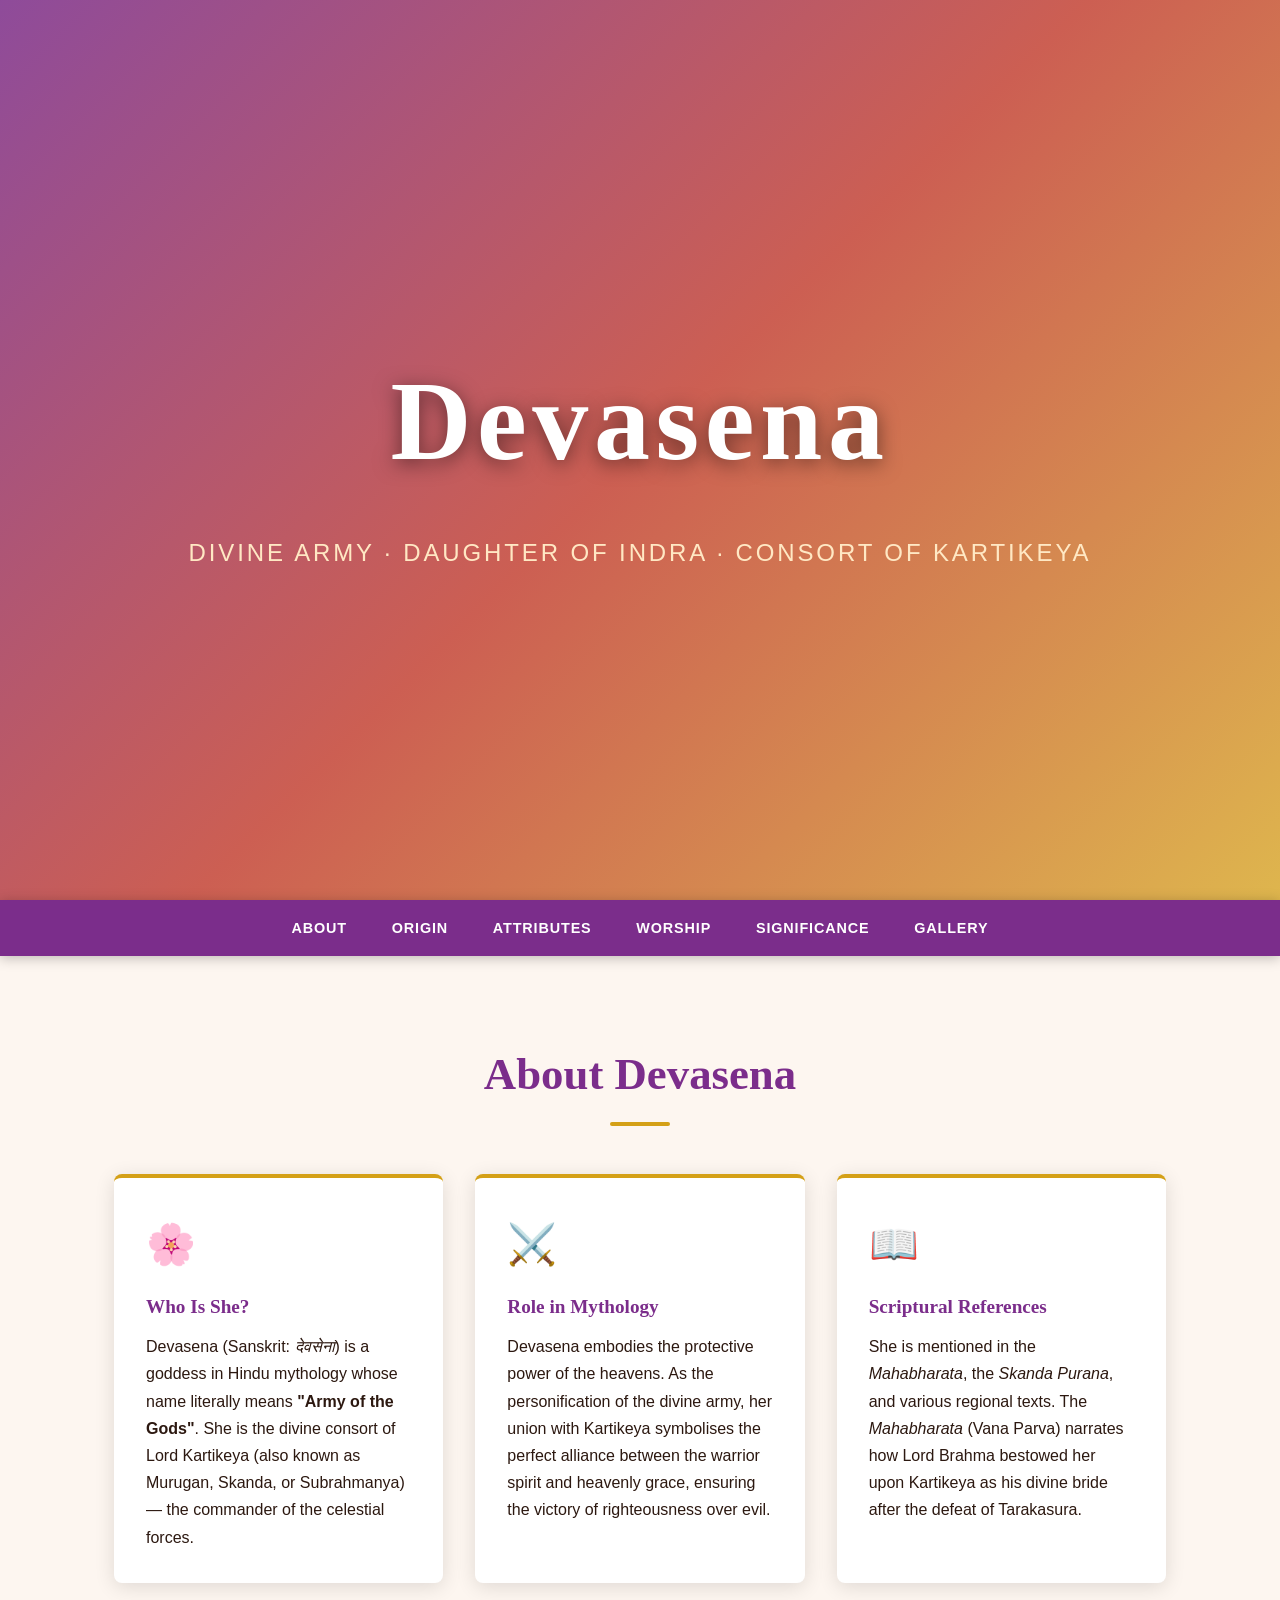
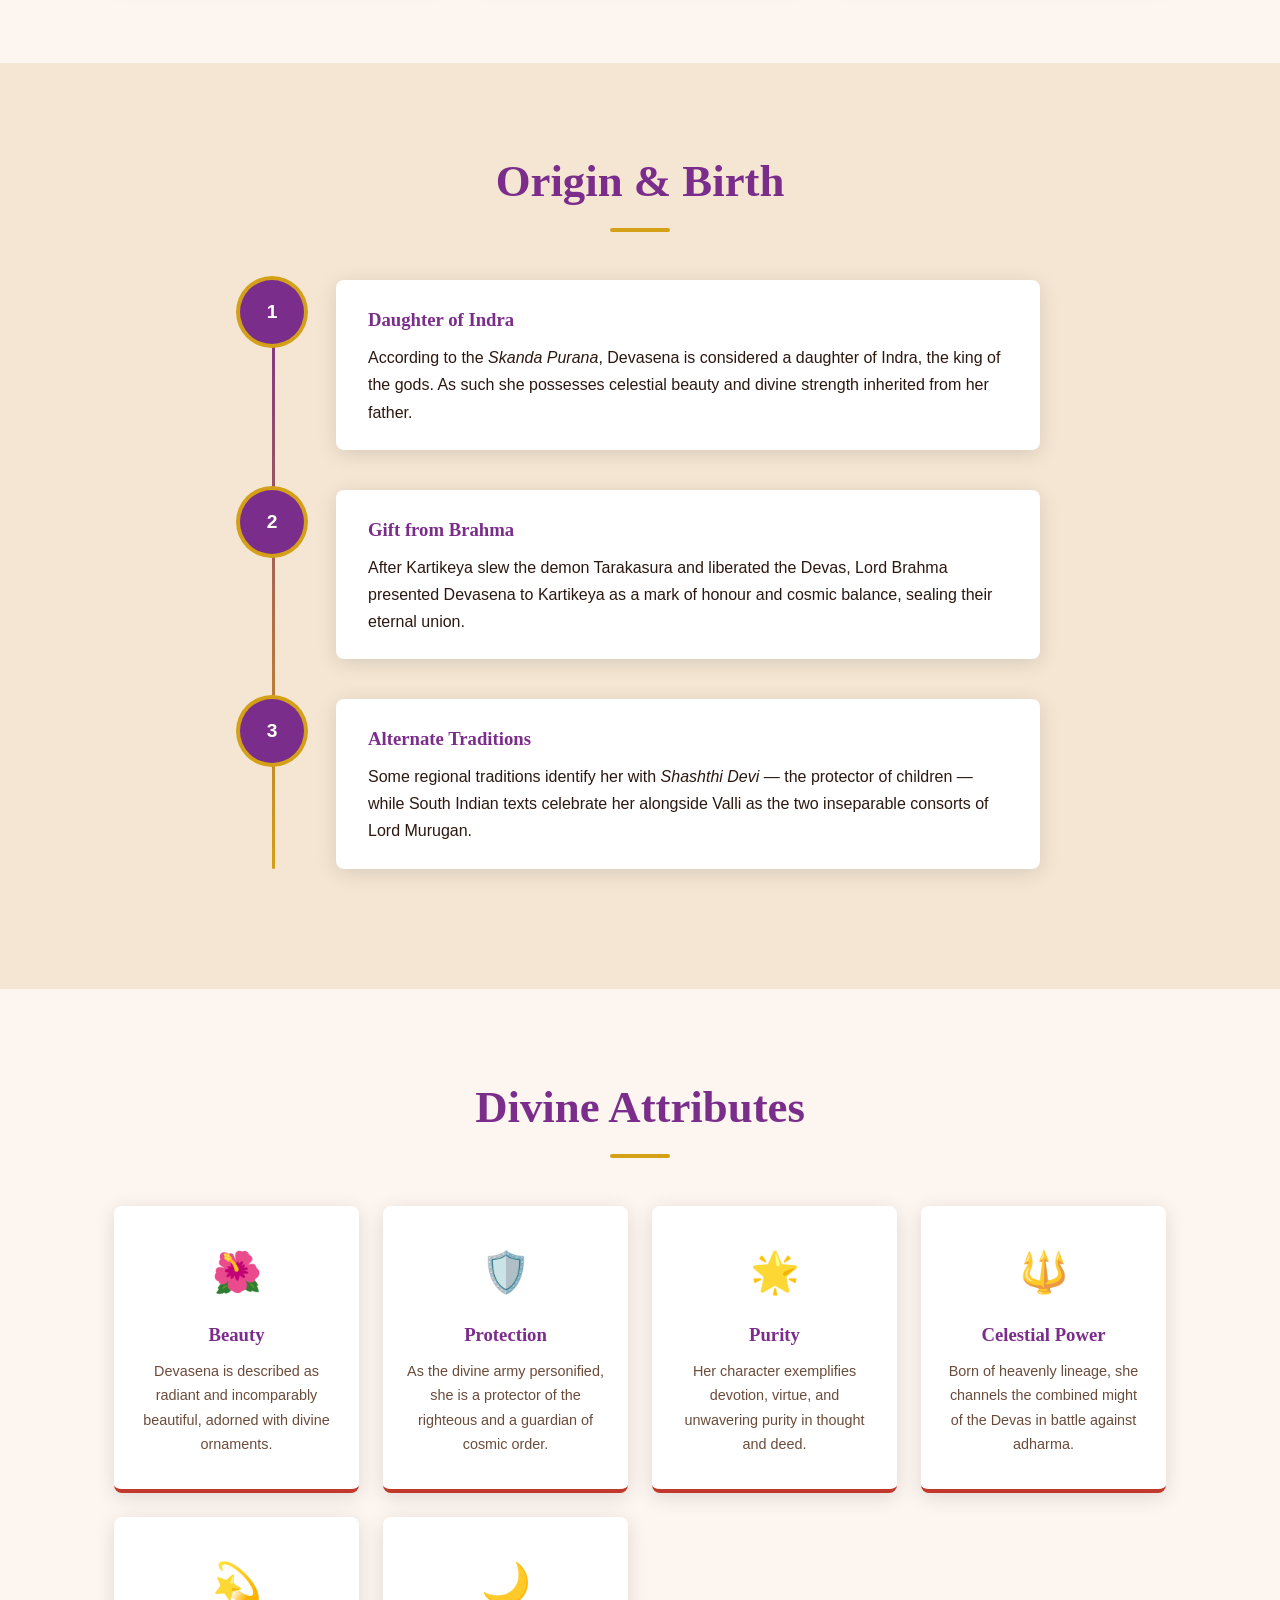
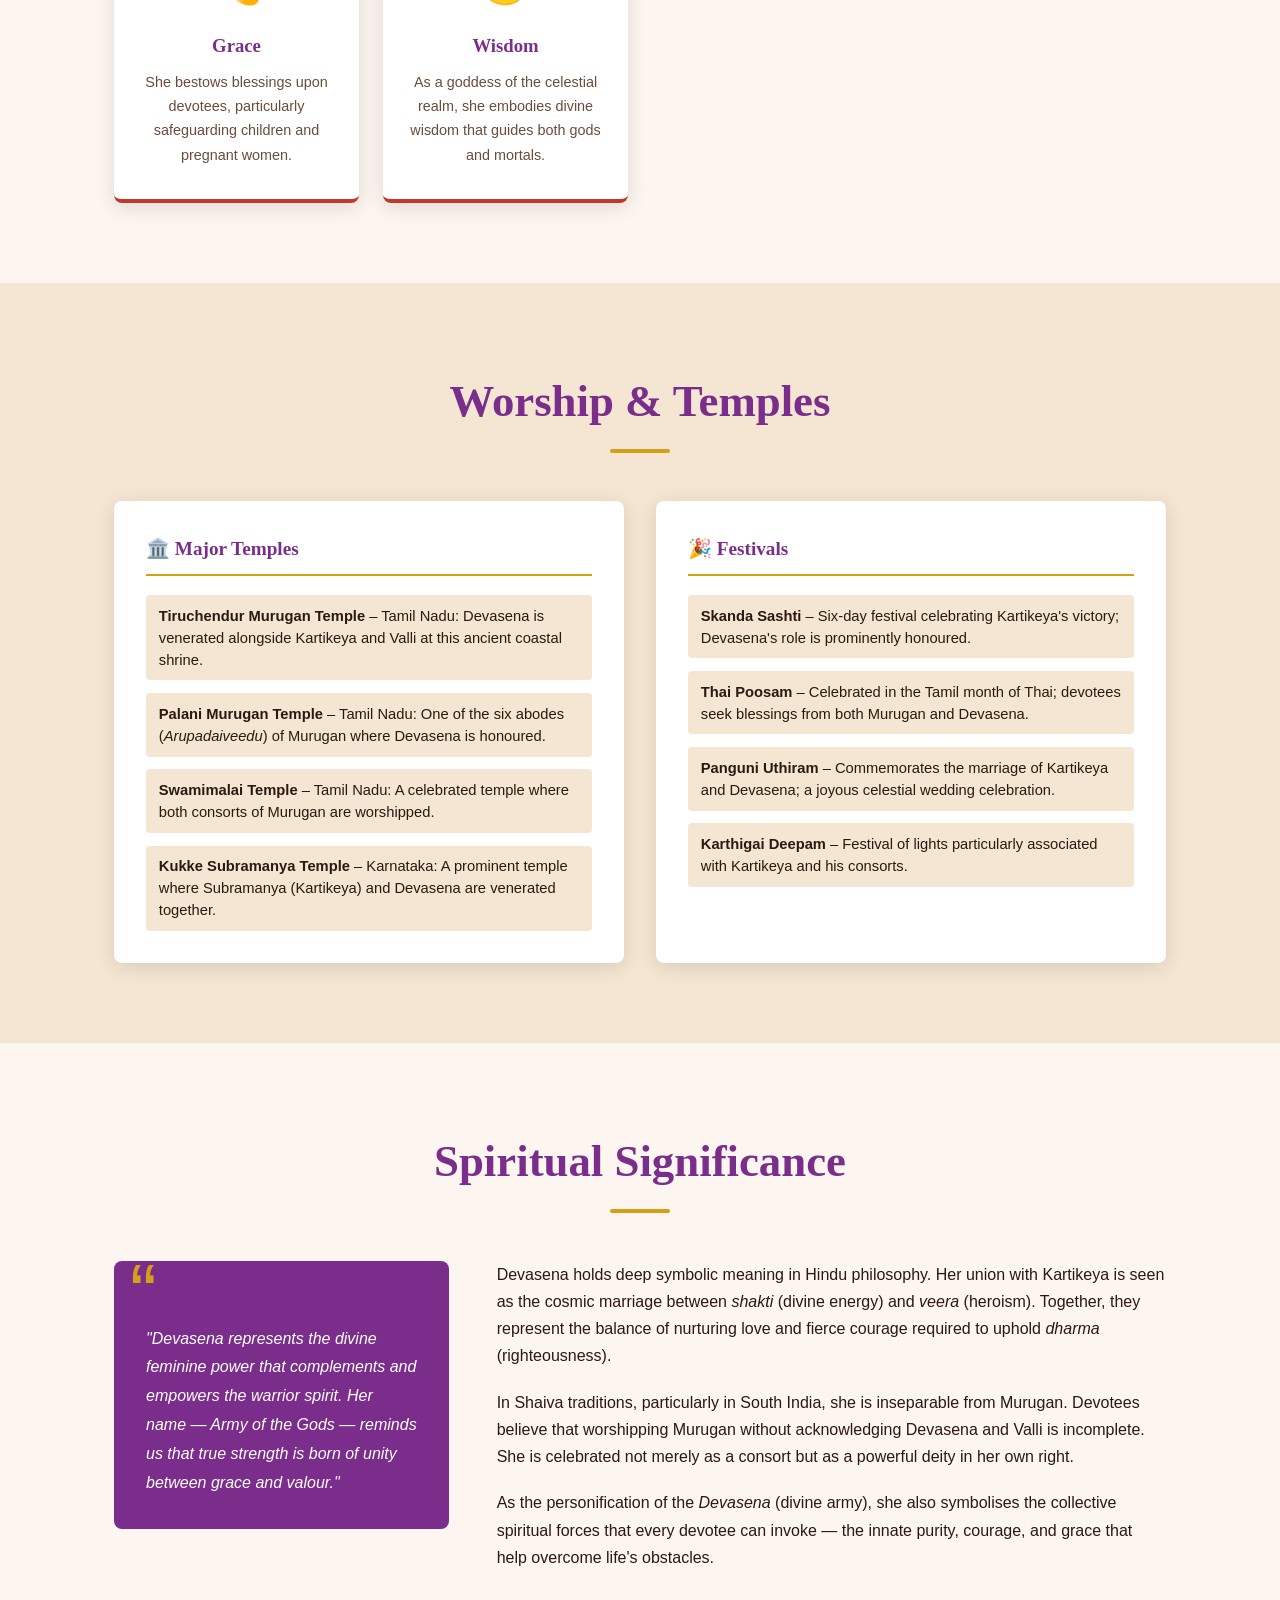
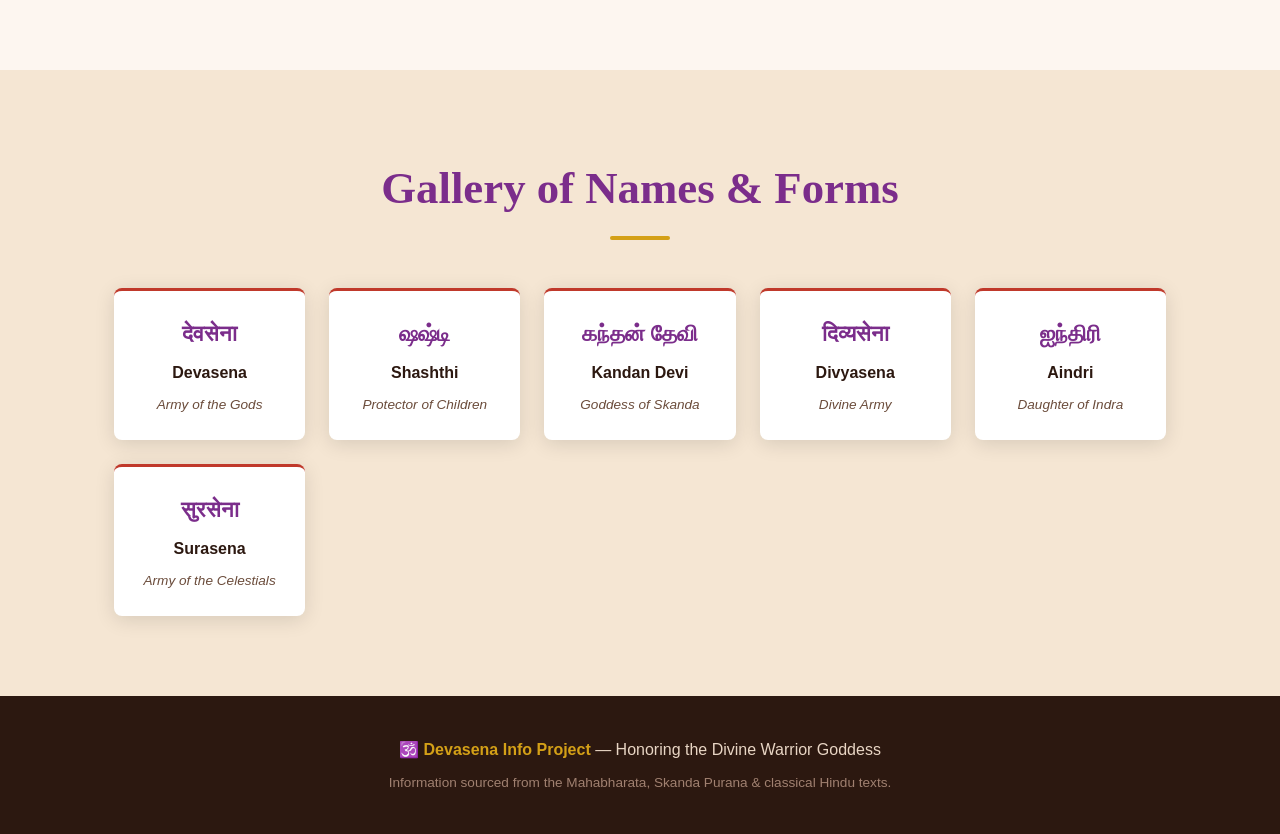
<file: index.html>
<!DOCTYPE html>
<html lang="en">
<head>
  <meta charset="UTF-8" />
  <meta name="viewport" content="width=device-width, initial-scale=1.0" />
  <title>Devasena – Divine Warrior Goddess</title>
  <link rel="stylesheet" href="style.css" />
</head>
<body>

  <!-- ========== HEADER ========== -->
  <header class="hero">
    <div class="hero-overlay">
      <h1 class="hero-title">Devasena</h1>
      <p class="hero-subtitle">Divine Army · Daughter of Indra · Consort of Kartikeya</p>
    </div>
  </header>

  <!-- ========== NAV ========== -->
  <nav class="navbar" id="navbar">
    <ul>
      <li><a href="#about">About</a></li>
      <li><a href="#origin">Origin</a></li>
      <li><a href="#attributes">Attributes</a></li>
      <li><a href="#worship">Worship</a></li>
      <li><a href="#significance">Significance</a></li>
      <li><a href="#gallery">Gallery</a></li>
    </ul>
  </nav>

  <!-- ========== MAIN ========== -->
  <main>

    <!-- About -->
    <section id="about" class="section">
      <div class="container">
        <h2 class="section-title">About Devasena</h2>
        <div class="card-grid">
          <div class="card">
            <span class="card-icon">🌸</span>
            <h3>Who Is She?</h3>
            <p>
              Devasena (Sanskrit: <em>देवसेना</em>) is a goddess in Hindu mythology whose name
              literally means <strong>"Army of the Gods"</strong>. She is the divine consort of
              Lord Kartikeya (also known as Murugan, Skanda, or Subrahmanya) — the commander of
              the celestial forces.
            </p>
          </div>
          <div class="card">
            <span class="card-icon">⚔️</span>
            <h3>Role in Mythology</h3>
            <p>
              Devasena embodies the protective power of the heavens. As the personification of
              the divine army, her union with Kartikeya symbolises the perfect alliance between
              the warrior spirit and heavenly grace, ensuring the victory of righteousness over
              evil.
            </p>
          </div>
          <div class="card">
            <span class="card-icon">📖</span>
            <h3>Scriptural References</h3>
            <p>
              She is mentioned in the <em>Mahabharata</em>, the <em>Skanda Purana</em>, and
              various regional texts. The <em>Mahabharata</em> (Vana Parva) narrates how Lord
              Brahma bestowed her upon Kartikeya as his divine bride after the defeat of
              Tarakasura.
            </p>
          </div>
        </div>
      </div>
    </section>

    <!-- Origin -->
    <section id="origin" class="section section-alt">
      <div class="container">
        <h2 class="section-title">Origin &amp; Birth</h2>
        <div class="timeline">
          <div class="timeline-item">
            <div class="timeline-marker">1</div>
            <div class="timeline-content">
              <h3>Daughter of Indra</h3>
              <p>
                According to the <em>Skanda Purana</em>, Devasena is considered a daughter of
                Indra, the king of the gods. As such she possesses celestial beauty and divine
                strength inherited from her father.
              </p>
            </div>
          </div>
          <div class="timeline-item">
            <div class="timeline-marker">2</div>
            <div class="timeline-content">
              <h3>Gift from Brahma</h3>
              <p>
                After Kartikeya slew the demon Tarakasura and liberated the Devas, Lord Brahma
                presented Devasena to Kartikeya as a mark of honour and cosmic balance, sealing
                their eternal union.
              </p>
            </div>
          </div>
          <div class="timeline-item">
            <div class="timeline-marker">3</div>
            <div class="timeline-content">
              <h3>Alternate Traditions</h3>
              <p>
                Some regional traditions identify her with <em>Shashthi Devi</em> — the
                protector of children — while South Indian texts celebrate her alongside
                Valli as the two inseparable consorts of Lord Murugan.
              </p>
            </div>
          </div>
        </div>
      </div>
    </section>

    <!-- Attributes -->
    <section id="attributes" class="section">
      <div class="container">
        <h2 class="section-title">Divine Attributes</h2>
        <div class="attributes-grid">
          <div class="attribute-item">
            <div class="attribute-icon">🌺</div>
            <h3>Beauty</h3>
            <p>Devasena is described as radiant and incomparably beautiful, adorned with divine ornaments.</p>
          </div>
          <div class="attribute-item">
            <div class="attribute-icon">🛡️</div>
            <h3>Protection</h3>
            <p>As the divine army personified, she is a protector of the righteous and a guardian of cosmic order.</p>
          </div>
          <div class="attribute-item">
            <div class="attribute-icon">🌟</div>
            <h3>Purity</h3>
            <p>Her character exemplifies devotion, virtue, and unwavering purity in thought and deed.</p>
          </div>
          <div class="attribute-item">
            <div class="attribute-icon">🔱</div>
            <h3>Celestial Power</h3>
            <p>Born of heavenly lineage, she channels the combined might of the Devas in battle against adharma.</p>
          </div>
          <div class="attribute-item">
            <div class="attribute-icon">💫</div>
            <h3>Grace</h3>
            <p>She bestows blessings upon devotees, particularly safeguarding children and pregnant women.</p>
          </div>
          <div class="attribute-item">
            <div class="attribute-icon">🌙</div>
            <h3>Wisdom</h3>
            <p>As a goddess of the celestial realm, she embodies divine wisdom that guides both gods and mortals.</p>
          </div>
        </div>
      </div>
    </section>

    <!-- Worship -->
    <section id="worship" class="section section-alt">
      <div class="container">
        <h2 class="section-title">Worship &amp; Temples</h2>
        <div class="worship-grid">
          <div class="worship-card">
            <h3>🏛️ Major Temples</h3>
            <ul>
              <li><strong>Tiruchendur Murugan Temple</strong> – Tamil Nadu: Devasena is venerated alongside Kartikeya and Valli at this ancient coastal shrine.</li>
              <li><strong>Palani Murugan Temple</strong> – Tamil Nadu: One of the six abodes (<em>Arupadaiveedu</em>) of Murugan where Devasena is honoured.</li>
              <li><strong>Swamimalai Temple</strong> – Tamil Nadu: A celebrated temple where both consorts of Murugan are worshipped.</li>
              <li><strong>Kukke Subramanya Temple</strong> – Karnataka: A prominent temple where Subramanya (Kartikeya) and Devasena are venerated together.</li>
            </ul>
          </div>
          <div class="worship-card">
            <h3>🎉 Festivals</h3>
            <ul>
              <li><strong>Skanda Sashti</strong> – Six-day festival celebrating Kartikeya's victory; Devasena's role is prominently honoured.</li>
              <li><strong>Thai Poosam</strong> – Celebrated in the Tamil month of Thai; devotees seek blessings from both Murugan and Devasena.</li>
              <li><strong>Panguni Uthiram</strong> – Commemorates the marriage of Kartikeya and Devasena; a joyous celestial wedding celebration.</li>
              <li><strong>Karthigai Deepam</strong> – Festival of lights particularly associated with Kartikeya and his consorts.</li>
            </ul>
          </div>
        </div>
      </div>
    </section>

    <!-- Significance -->
    <section id="significance" class="section">
      <div class="container">
        <h2 class="section-title">Spiritual Significance</h2>
        <div class="significance-block">
          <div class="quote-box">
            <blockquote>
              "Devasena represents the divine feminine power that complements and empowers the
              warrior spirit. Her name — <em>Army of the Gods</em> — reminds us that true
              strength is born of unity between grace and valour."
            </blockquote>
          </div>
          <div class="significance-text">
            <p>
              Devasena holds deep symbolic meaning in Hindu philosophy. Her union with Kartikeya
              is seen as the cosmic marriage between <em>shakti</em> (divine energy) and
              <em>veera</em> (heroism). Together, they represent the balance of nurturing
              love and fierce courage required to uphold <em>dharma</em> (righteousness).
            </p>
            <p>
              In Shaiva traditions, particularly in South India, she is inseparable from Murugan.
              Devotees believe that worshipping Murugan without acknowledging Devasena and Valli
              is incomplete. She is celebrated not merely as a consort but as a powerful deity
              in her own right.
            </p>
            <p>
              As the personification of the <em>Devasena</em> (divine army), she also
              symbolises the collective spiritual forces that every devotee can invoke — the
              innate purity, courage, and grace that help overcome life's obstacles.
            </p>
          </div>
        </div>
      </div>
    </section>

    <!-- Gallery -->
    <section id="gallery" class="section section-alt">
      <div class="container">
        <h2 class="section-title">Gallery of Names &amp; Forms</h2>
        <div class="names-grid">
          <div class="name-card">
            <span class="name-sanskrit">देवसेना</span>
            <span class="name-english">Devasena</span>
            <span class="name-meaning">Army of the Gods</span>
          </div>
          <div class="name-card">
            <span class="name-sanskrit">ஷஷ்டி</span>
            <span class="name-english">Shashthi</span>
            <span class="name-meaning">Protector of Children</span>
          </div>
          <div class="name-card">
            <span class="name-sanskrit">கந்தன் தேவி</span>
            <span class="name-english">Kandan Devi</span>
            <span class="name-meaning">Goddess of Skanda</span>
          </div>
          <div class="name-card">
            <span class="name-sanskrit">दिव्यसेना</span>
            <span class="name-english">Divyasena</span>
            <span class="name-meaning">Divine Army</span>
          </div>
          <div class="name-card">
            <span class="name-sanskrit">ஐந்திரி</span>
            <span class="name-english">Aindri</span>
            <span class="name-meaning">Daughter of Indra</span>
          </div>
          <div class="name-card">
            <span class="name-sanskrit">सुरसेना</span>
            <span class="name-english">Surasena</span>
            <span class="name-meaning">Army of the Celestials</span>
          </div>
        </div>
      </div>
    </section>

  </main>

  <!-- ========== FOOTER ========== -->
  <footer class="footer">
    <div class="container">
      <p>🕉️ <strong>Devasena Info Project</strong> — Honoring the Divine Warrior Goddess</p>
      <p class="footer-sub">Information sourced from the Mahabharata, Skanda Purana &amp; classical Hindu texts.</p>
    </div>
  </footer>

  <script src="script.js"></script>
</body>
</html>
</file>
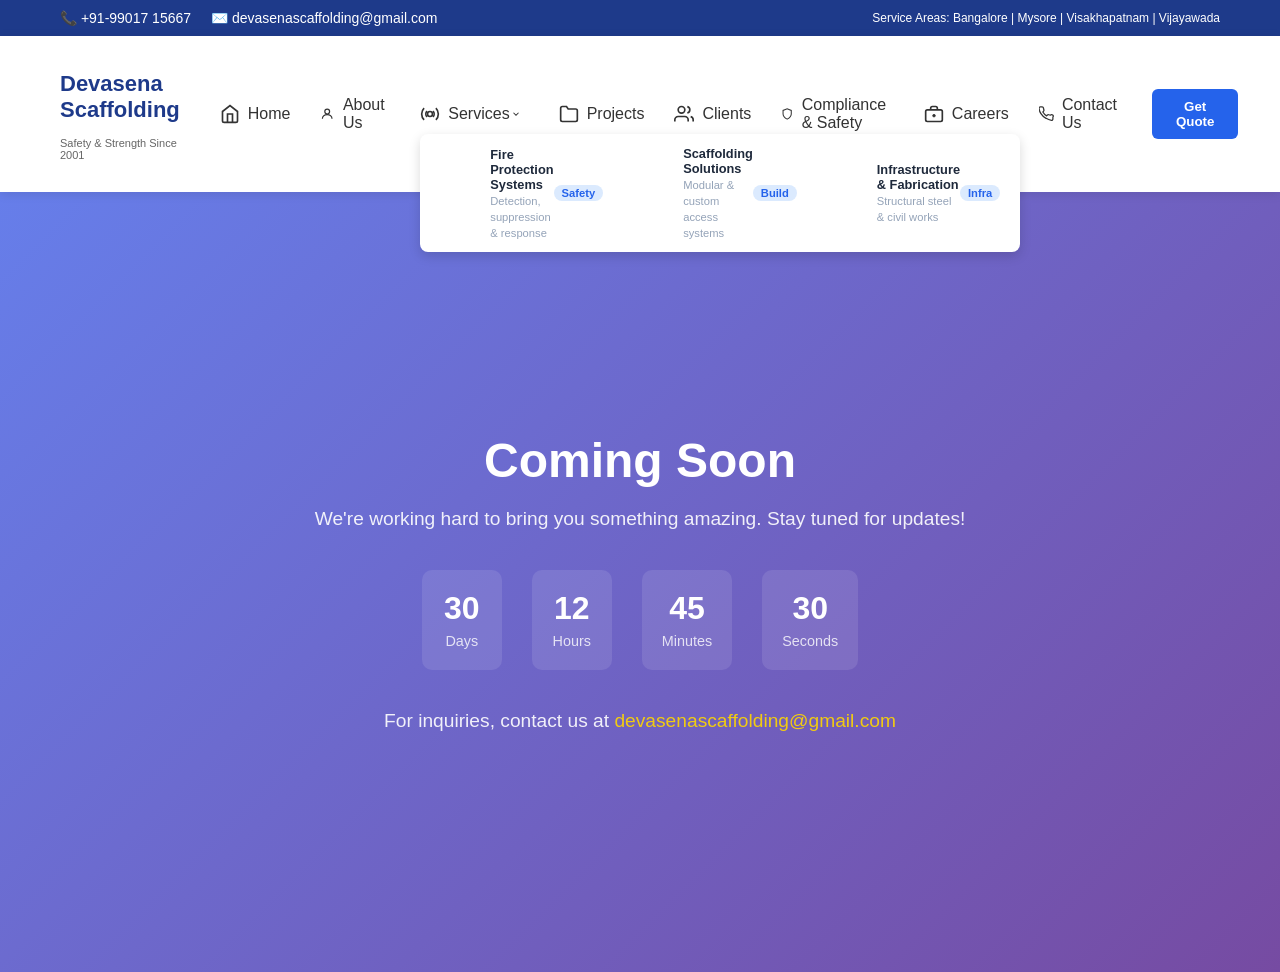
<file: ComingSoon.html>
<!DOCTYPE html>
<html lang="en">

<head>
    <meta charset="UTF-8">
    <meta name="viewport" content="width=device-width, initial-scale=1.0">
    <title>Deva Sena - Coming Soon</title>
    <style>
        /* Top Bar */
        .top-bar {
            background: #1e3a8a;
            color: white;
            padding: 10px 0;
            font-size: 14px;
        }

        .top-bar .container {
            display: flex;
            justify-content: space-between;
            align-items: center;
            max-width: 1200px;
            margin: 0 auto;
            padding: 0 20px;
        }

        .top-bar-left {
            display: flex;
            gap: 20px;
        }

        .top-bar-right {
            font-size: 12px;
        }

        /* Header */
        header {
            background: white;
            box-shadow: 0 2px 10px rgba(0, 0, 0, 0.1);
            position: sticky;
            top: 0;
            z-index: 1000;
        }

        .header-content {
            max-width: 1200px;
            margin: 0 auto;
            padding: 20px;
            display: flex;
            justify-content: space-between;
            align-items: center;
        }

        .logo {
            display: flex;
            align-items: center;
            gap: 15px;
        }

        .logo-icon {
            width: 50px;
            height: 50px;
            background: #2563eb;
            border-radius: 8px;
            display: flex;
            align-items: center;
            justify-content: center;
            color: white;
            font-weight: bold;
            font-size: 20px;
        }

        .logo-text h1 {
            font-size: 22px;
            color: #1e3a8a;
        }

        .logo-text p {
            font-size: 11px;
            color: #666;
        }

        /* Navigation */
        .navD .navD-bottom ul {
            display: flex;
            list-style: none;
            gap: 30px;
            align-items: center;
        }

        .navD li {
            position: relative;
        }

        .navD a {
            text-decoration: none;
            color: #333;
            font-weight: 500;
            transition: color 0.3s;
            display: flex;
            align-items: center;
        }

        .navD a:hover {
            color: #2563eb;
        }

        .navD-icon {
            width: 20px;
            height: 20px;
            margin-right: 8px;
        }

        .subD {
            display: none;
            position: absolute;
            background: white;
            box-shadow: 0 4px 12px rgba(0, 0, 0, 0.15);
            border-radius: 8px;
            min-width: 300px;
            top: 100%;
            margin-top: 10px;
            z-index: 1000;
            left: 0;
        }

        .navD li:hover .subD {
            display: block;
        }

        .subD li {
            list-style: none;
        }

        .subD a {
            display: flex;
            align-items: center;
            padding: 12px 20px;
            color: #333;
            font-size: 14px;
        }

        .subD a:hover {
            background: #f3f4f6;
        }

        .subD-icon-wrap {
            margin-right: 10px;
        }

        .pill {
            margin-left: auto;
            background: #dbeafe;
            color: #2563eb;
            padding: 2px 8px;
            border-radius: 12px;
            font-size: 0.7rem;
            font-weight: 600;
        }

        .cta-button {
            background: #2563eb;
            color: white;
            padding: 10px 24px;
            border-radius: 6px;
            border: none;
            cursor: pointer;
            font-weight: 600;
            transition: background 0.3s;
        }

        .cta-button:hover {
            background: #1d4ed8;
        }

        /* Mobile Menu */
        .mobile-menu-btn {
            display: none;
            background: none;
            border: none;
            font-size: 28px;
            cursor: pointer;
        }

        .mobile-nav {
            display: none;
            background: white;
            padding: 20px;
            border-top: 1px solid #e5e7eb;
        }

        .mobile-nav.active {
            display: block;
        }

        .mobile-nav a {
            display: block;
            padding: 12px 0;
            color: #333;
            text-decoration: none;
            border-bottom: 1px solid #f3f4f6;
        }

        /* Responsive */
        @media (max-width: 768px) {
            .top-bar-right {
                display: none;
            }

            .navD {
                display: none;
            }

            .mobile-menu-btn {
                display: block;
            }
        }

        /* --- Merged from css/style.css --- */
        :root{--bg:#f8f9fb;--accent:#0066cc;--text:#222}
        *{box-sizing:border-box}
        html,body{height:100%}
        body{margin:0;font-family:Segoe UI, Roboto, Arial, sans-serif;background:var(--bg);color:var(--text)}
        .container{max-width:980px;margin:0 auto;padding:24px}
        .site-header{background:#fff;border-bottom:1px solid #e6e9ef;padding:18px 0}
        .site-header h1{margin:0;color:var(--accent)}
        .site-footer{padding:16px 0;text-align:center;color:#666}

        .logo-image {
            width: 50px;
            height: 50px;
            border-radius: 8px;
            object-fit: cover;
        }

        .coming-soon {
            min-height: calc(100vh - 120px);
            display: flex;
            align-items: center;
            justify-content: center;
            background: linear-gradient(135deg, #667eea 0%, #764ba2 100%);
            color: white;
            text-align: center;
            padding: 40px 20px;
        }

        .coming-soon-content h1 {
            font-size: 3rem;
            margin-bottom: 20px;
            font-weight: bold;
        }

        .coming-soon-content p {
            font-size: 1.2rem;
            margin-bottom: 40px;
            opacity: 0.9;
        }

        .countdown {
            display: flex;
            justify-content: center;
            gap: 30px;
            margin-bottom: 40px;
            flex-wrap: wrap;
        }

        .countdown-item {
            background: rgba(255, 255, 255, 0.1);
            padding: 20px;
            border-radius: 10px;
            min-width: 80px;
        }

        .countdown-item .number {
            display: block;
            font-size: 2rem;
            font-weight: bold;
            margin-bottom: 5px;
        }

        .countdown-item .label {
            font-size: 0.9rem;
            opacity: 0.8;
        }

        .contact-info {
            font-size: 1rem;
        }

        .contact-info a {
            color: #ffd700;
            text-decoration: none;
        }

        .contact-info a:hover {
            text-decoration: underline;
        }

        @media (max-width: 768px) {
            .coming-soon-content h1 {
                font-size: 2rem;
            }

            .countdown {
                gap: 15px;
            }

            .countdown-item {
                padding: 15px;
                min-width: 60px;
            }

            .countdown-item .number {
                font-size: 1.5rem;
            }
        }
    </style>
</head>

<body>
    <!-- Top Bar -->
    <div class="top-bar">
        <div class="container">
            <div class="top-bar-left">
                <span>📞 +91-99017 15667</span>
                <span>✉️ devasenascaffolding@gmail.com</span>
            </div>
            <div class="top-bar-right">
                Service Areas: Bangalore | Mysore | Visakhapatnam | Vijayawada
            </div>
        </div>
    </div>

    <!-- Header -->
    <header>
        <div class="header-content">
            <div class="logo">
                <div class="logo-text">
                    <h1>Devasena Scaffolding</h1>
                    <p>Safety & Strength Since 2001</p>
                </div>
            </div>

            <nav class="navD">
              <div class="navD-bottom">
                <ul>
                  <li>
                    <a href="../DevasenaInfra/Devasena/Index.html">
                      <svg class="navD-icon" fill="none" stroke="currentColor" stroke-width="2" viewBox="0 0 24 24"><path d="M3 9l9-7 9 7v11a2 2 0 01-2 2H5a2 2 0 01-2-2z"/><polyline points="9 22 9 12 15 12 15 22"/></svg>
                      Home
                    </a>
                  </li>
                  <li>
                    <a href="../DevasenaInfra/Devasena/about-us.html">
                      <svg class="navD-icon" fill="none" stroke="currentColor" stroke-width="2" viewBox="0 0 24 24"><circle cx="12" cy="8" r="4"/><path d="M4 20c0-4 3.6-7 8-7s8 3 8 7"/></svg>
                      About Us
                    </a>
                  </li>
                  <li>
                    <a href="../DevasenaInfra/Devasena/services.html">
                      <svg class="navD-icon" fill="none" stroke="currentColor" stroke-width="2" viewBox="0 0 24 24"><circle cx="12" cy="12" r="3"/><path d="M19.07 4.93a10 10 0 010 14.14M4.93 4.93a10 10 0 000 14.14"/><path d="M15.54 8.46a5 5 0 010 7.07M8.46 8.46a5 5 0 000 7.07"/></svg>
                      Services
                      <svg class="navD-icon" style="width:10px;height:10px;margin-left:1px" fill="none" stroke="currentColor" stroke-width="2.5" viewBox="0 0 24 24"><polyline points="6 9 12 15 18 9"/></svg>
                    </a>
                    <ul class="subD">
                      <li>
                        <a href="../DevasenaInfra/Devasena/services/fire-protection.html">
                          <span class="subD-icon-wrap">
                            <svg fill="none" stroke="currentColor" stroke-width="2" viewBox="0 0 24 24"><path d="M12 2C6.48 2 2 6.48 2 12s4.48 10 10 10 10-4.48 10-10S17.52 2 12 2z" stroke-dasharray="0"/><path d="M12 6v6l4 2"/><path d="M8.5 14.5l-1.5 3M15.5 14.5l1.5 3" stroke-linecap="round"/><path d="M5 9c1-2 3-4 7-4s6 2 7 4" stroke-linecap="round"/><path d="M3 13h18" stroke-linecap="round" opacity=".4"/></svg>
                          </span>
                          <span>
                            <span style="display:block;font-weight:600;color:#1e293b;font-size:0.8rem">Fire Protection Systems</span>
                            <span style="font-size:0.7rem;color:#94a3b8">Detection, suppression &amp; response</span>
                          </span>
                          <span class="pill">Safety</span>
                        </a>
                      </li>
                      <li>
                        <a href="../DevasenaInfra/Devasena/services/scaffolding-solutions.html">
                          <span class="subD-icon-wrap">
                            <svg fill="none" stroke="currentColor" stroke-width="2" viewBox="0 0 24 24"><rect x="3" y="3" width="18" height="4" rx="1"/><rect x="3" y="10" width="18" height="4" rx="1"/><rect x="3" y="17" width="18" height="4" rx="1"/><line x1="7" y1="3" x2="7" y2="21"/><line x1="17" y1="3" x2="17" y2="21"/></svg>
                          </span>
                          <span>
                            <span style="display:block;font-weight:600;color:#1e293b;font-size:0.8rem">Scaffolding Solutions</span>
                            <span style="font-size:0.7rem;color:#94a3b8">Modular &amp; custom access systems</span>
                          </span>
                          <span class="pill">Build</span>
                        </a>
                      </li>
                      <li>
                        <a href="../DevasenaInfra/Devasena/services/infrastructure-fabrication.html">
                          <span class="subD-icon-wrap">
                            <svg fill="none" stroke="currentColor" stroke-width="2" viewBox="0 0 24 24"><polygon points="12 2 2 7 12 12 22 7 12 2"/><polyline points="2 17 12 22 22 17"/><polyline points="2 12 12 17 22 12"/></svg>
                          </span>
                          <span>
                            <span style="display:block;font-weight:600;color:#1e293b;font-size:0.8rem">Infrastructure &amp; Fabrication</span>
                            <span style="font-size:0.7rem;color:#94a3b8">Structural steel &amp; civil works</span>
                          </span>
                          <span class="pill">Infra</span>
                        </a>
                      </li>
                    </ul>
                  </li>
                  <li>
                    <a href="../DevasenaInfra/Devasena/projects.html">
                      <svg class="navD-icon" fill="none" stroke="currentColor" stroke-width="2" viewBox="0 0 24 24"><path d="M22 19a2 2 0 01-2 2H4a2 2 0 01-2-2V5a2 2 0 012-2h5l2 3h9a2 2 0 012 2z"/></svg>
                      Projects
                    </a>
                  </li>
                  <li>
                    <a href="../DevasenaInfra/Devasena/clients.html">
                      <svg class="navD-icon" fill="none" stroke="currentColor" stroke-width="2" viewBox="0 0 24 24"><path d="M17 21v-2a4 4 0 00-4-4H5a4 4 0 00-4 4v2"/><circle cx="9" cy="7" r="4"/><path d="M23 21v-2a4 4 0 00-3-3.87"/><path d="M16 3.13a4 4 0 010 7.75"/></svg>
                      Clients
                    </a>
                  </li>
                  <li>
                    <a href="../DevasenaInfra/Devasena/compliance-safety.html">
                      <svg class="navD-icon" fill="none" stroke="currentColor" stroke-width="2" viewBox="0 0 24 24"><path d="M12 22s8-4 8-10V5l-8-3-8 3v7c0 6 8 10 8 10z"/></svg>
                      Compliance &amp; Safety
                    </a>
                  </li>
                  <li>
                    <a href="../DevasenaInfra/Devasena/careers.html">
                      <svg class="navD-icon" fill="none" stroke="currentColor" stroke-width="2" viewBox="0 0 24 24"><rect x="2" y="7" width="20" height="14" rx="2"/><path d="M16 7V5a2 2 0 00-2-2h-4a2 2 0 00-2 2v2"/><line x1="12" y1="12" x2="12" y2="16"/><line x1="10" y1="14" x2="14" y2="14"/></svg>
                      Careers
                    </a>
                  </li>
                  <li>
                    <a href="../DevasenaInfra/Devasena/contact.html">
                      <svg class="navD-icon" fill="none" stroke="currentColor" stroke-width="2" viewBox="0 0 24 24"><path d="M22 16.92v3a2 2 0 01-2.18 2 19.79 19.79 0 01-8.63-3.07A19.5 19.5 0 013.07 11.5 19.79 19.79 0 01.02 2.9 2 2 0 012 .72h3a2 2 0 012 1.72c.127.96.361 1.903.7 2.81a2 2 0 01-.45 2.11L6.09 8.91a16 16 0 006 6l1.27-1.27a2 2 0 012.11-.45c.907.339 1.85.573 2.81.7A2 2 0 0122 16.92z"/></svg>
                      Contact Us
                    </a>
                  </li>
                  <li><button class="cta-button">Get Quote</button></li>
                </ul>
              </div>
            </nav>

            <button class="mobile-menu-btn" onclick="toggleMobileMenu()">☰</button>
        </div>

        <div class="mobile-nav" id="mobileNav">
            <a href="../DevasenaInfra/Devasena/Index.html">Home</a>
            <a href="../DevasenaInfra/Devasena/about-us.html">About Us</a>
            <a href="../DevasenaInfra/Devasena/services.html">Services</a>
            <a href="../DevasenaInfra/Devasena/projects.html">Projects</a>
            <a href="../DevasenaInfra/Devasena/clients.html">Clients</a>
            <a href="../DevasenaInfra/Devasena/compliance-safety.html">Compliance &amp; Safety</a>
            <a href="../DevasenaInfra/Devasena/careers.html">Careers</a>
            <a href="../DevasenaInfra/Devasena/contact.html">Contact Us</a>
            <button class="cta-button" style="width: 100%; margin-top: 10px;">Get Quote</button>
        </div>
    </header>

    <!-- Coming Soon Section -->
    <section class="coming-soon">
        <div class="container">
            <div class="coming-soon-content">
                <h1>Coming Soon</h1>
                <p>We're working hard to bring you something amazing. Stay tuned for updates!</p>
                <div class="countdown">
                    <div class="countdown-item">
                        <span class="number">30</span>
                        <span class="label">Days</span>
                    </div>
                    <div class="countdown-item">
                        <span class="number">12</span>
                        <span class="label">Hours</span>
                    </div>
                    <div class="countdown-item">
                        <span class="number">45</span>
                        <span class="label">Minutes</span>
                    </div>
                    <div class="countdown-item">
                        <span class="number">30</span>
                        <span class="label">Seconds</span>
                    </div>
                </div>
                <p class="contact-info">For inquiries, contact us at <a href="mailto:devasenascaffolding@gmail.com">devasenascaffolding@gmail.com</a></p>
            </div>
        </div>
    </section>

    <script>
        function toggleMobileMenu() {
            const mobileNav = document.getElementById('mobileNav');
            mobileNav.classList.toggle('active');
        }
    </script>
</body>
</html>
</file>
<file: style.css>
/* ====================================================
   Devasena Info Project — style.css
   ==================================================== */

/* ---------- Reset & Base ---------- */
*, *::before, *::after {
  box-sizing: border-box;
  margin: 0;
  padding: 0;
}

:root {
  --clr-primary:   #7b2d8b;
  --clr-secondary: #c0392b;
  --clr-accent:    #f39c12;
  --clr-gold:      #d4a017;
  --clr-bg:        #fdf6f0;
  --clr-bg-alt:    #f5e6d3;
  --clr-text:      #2c1810;
  --clr-text-muted:#6b4c3b;
  --clr-white:     #ffffff;

  --ff-heading: 'Georgia', 'Times New Roman', serif;
  --ff-body:    'Segoe UI', 'Helvetica Neue', Arial, sans-serif;

  --radius:    0.5rem;
  --shadow:    0 4px 20px rgba(0, 0, 0, 0.12);
  --shadow-lg: 0 8px 40px rgba(0, 0, 0, 0.18);
  --transition: 0.3s ease;
}

html {
  scroll-behavior: smooth;
}

body {
  font-family: var(--ff-body);
  background-color: var(--clr-bg);
  color: var(--clr-text);
  line-height: 1.7;
}

/* ---------- Container ---------- */
.container {
  max-width: 1100px;
  margin: 0 auto;
  padding: 0 1.5rem;
}

/* ---------- Hero ---------- */
.hero {
  min-height: 100vh;
  background:
    linear-gradient(
      135deg,
      rgba(123, 45, 139, 0.85) 0%,
      rgba(192, 57, 43, 0.80) 50%,
      rgba(212, 160, 23, 0.75) 100%
    ),
    url('https://upload.wikimedia.org/wikipedia/commons/thumb/4/4e/Kartikeya_with_Devasena_and_Valli.jpg/800px-Kartikeya_with_Devasena_and_Valli.jpg')
    center/cover no-repeat;
  display: flex;
  align-items: center;
  justify-content: center;
  text-align: center;
  position: relative;
}

.hero-overlay {
  padding: 2rem;
  animation: fadeInDown 1s ease;
}

.hero-title {
  font-family: var(--ff-heading);
  font-size: clamp(3rem, 10vw, 7rem);
  color: var(--clr-white);
  text-shadow: 0 4px 20px rgba(0, 0, 0, 0.5);
  letter-spacing: 0.05em;
  margin-bottom: 1rem;
}

.hero-subtitle {
  font-size: clamp(1rem, 2.5vw, 1.5rem);
  color: #ffe8c4;
  letter-spacing: 0.12em;
  text-transform: uppercase;
}

@keyframes fadeInDown {
  from { opacity: 0; transform: translateY(-40px); }
  to   { opacity: 1; transform: translateY(0); }
}

/* ---------- Navbar ---------- */
.navbar {
  position: sticky;
  top: 0;
  z-index: 100;
  background: var(--clr-primary);
  box-shadow: 0 2px 12px rgba(0, 0, 0, 0.25);
}

.navbar ul {
  display: flex;
  justify-content: center;
  flex-wrap: wrap;
  list-style: none;
  gap: 0;
}

.navbar ul li a {
  display: block;
  padding: 1rem 1.4rem;
  color: var(--clr-white);
  text-decoration: none;
  font-size: 0.9rem;
  font-weight: 600;
  letter-spacing: 0.06em;
  text-transform: uppercase;
  transition: background var(--transition), color var(--transition);
}

.navbar ul li a:hover {
  background: var(--clr-gold);
  color: var(--clr-text);
}

/* ---------- Sections ---------- */
.section {
  padding: 5rem 0;
}

.section-alt {
  background-color: var(--clr-bg-alt);
}

.section-title {
  font-family: var(--ff-heading);
  font-size: clamp(1.8rem, 4vw, 2.8rem);
  color: var(--clr-primary);
  text-align: center;
  margin-bottom: 3rem;
  position: relative;
}

.section-title::after {
  content: '';
  display: block;
  width: 60px;
  height: 4px;
  background: var(--clr-gold);
  border-radius: 2px;
  margin: 0.6rem auto 0;
}

/* ---------- Card Grid (About) ---------- */
.card-grid {
  display: grid;
  grid-template-columns: repeat(auto-fit, minmax(280px, 1fr));
  gap: 2rem;
}

.card {
  background: var(--clr-white);
  border-radius: var(--radius);
  padding: 2rem;
  box-shadow: var(--shadow);
  transition: transform var(--transition), box-shadow var(--transition);
  border-top: 4px solid var(--clr-gold);
}

.card:hover {
  transform: translateY(-6px);
  box-shadow: var(--shadow-lg);
}

.card-icon {
  font-size: 2.5rem;
  display: block;
  margin-bottom: 0.8rem;
}

.card h3 {
  font-family: var(--ff-heading);
  color: var(--clr-primary);
  margin-bottom: 0.6rem;
  font-size: 1.2rem;
}

/* ---------- Timeline (Origin) ---------- */
.timeline {
  position: relative;
  max-width: 800px;
  margin: 0 auto;
}

.timeline::before {
  content: '';
  position: absolute;
  left: 2rem;
  top: 0;
  bottom: 0;
  width: 3px;
  background: linear-gradient(to bottom, var(--clr-primary), var(--clr-gold));
  border-radius: 2px;
}

.timeline-item {
  display: flex;
  gap: 2rem;
  margin-bottom: 2.5rem;
  position: relative;
}

.timeline-marker {
  flex-shrink: 0;
  width: 4rem;
  height: 4rem;
  border-radius: 50%;
  background: var(--clr-primary);
  color: var(--clr-white);
  display: flex;
  align-items: center;
  justify-content: center;
  font-weight: 700;
  font-size: 1.2rem;
  box-shadow: 0 0 0 4px var(--clr-gold);
  z-index: 1;
}

.timeline-content {
  background: var(--clr-white);
  border-radius: var(--radius);
  padding: 1.5rem 2rem;
  box-shadow: var(--shadow);
  flex: 1;
}

.timeline-content h3 {
  font-family: var(--ff-heading);
  color: var(--clr-primary);
  margin-bottom: 0.5rem;
}

/* ---------- Attributes Grid ---------- */
.attributes-grid {
  display: grid;
  grid-template-columns: repeat(auto-fit, minmax(200px, 1fr));
  gap: 1.5rem;
}

.attribute-item {
  text-align: center;
  padding: 2rem 1.5rem;
  background: var(--clr-white);
  border-radius: var(--radius);
  box-shadow: var(--shadow);
  transition: transform var(--transition);
  border-bottom: 4px solid var(--clr-secondary);
}

.attribute-item:hover {
  transform: translateY(-5px);
}

.attribute-icon {
  font-size: 2.5rem;
  margin-bottom: 0.8rem;
  display: block;
}

.attribute-item h3 {
  font-family: var(--ff-heading);
  color: var(--clr-primary);
  margin-bottom: 0.5rem;
}

.attribute-item p {
  font-size: 0.9rem;
  color: var(--clr-text-muted);
}

/* ---------- Worship Grid ---------- */
.worship-grid {
  display: grid;
  grid-template-columns: repeat(auto-fit, minmax(320px, 1fr));
  gap: 2rem;
}

.worship-card {
  background: var(--clr-white);
  border-radius: var(--radius);
  padding: 2rem;
  box-shadow: var(--shadow);
}

.worship-card h3 {
  font-family: var(--ff-heading);
  color: var(--clr-primary);
  margin-bottom: 1.2rem;
  font-size: 1.2rem;
  border-bottom: 2px solid var(--clr-gold);
  padding-bottom: 0.5rem;
}

.worship-card ul {
  list-style: none;
  display: flex;
  flex-direction: column;
  gap: 0.8rem;
}

.worship-card ul li {
  padding: 0.6rem 0.8rem;
  background: var(--clr-bg-alt);
  border-radius: calc(var(--radius) / 2);
  font-size: 0.92rem;
  line-height: 1.5;
}

/* ---------- Significance ---------- */
.significance-block {
  display: grid;
  grid-template-columns: 1fr 2fr;
  gap: 3rem;
  align-items: start;
}

@media (max-width: 700px) {
  .significance-block {
    grid-template-columns: 1fr;
  }
}

.quote-box {
  background: var(--clr-primary);
  border-radius: var(--radius);
  padding: 2rem;
  position: relative;
}

.quote-box::before {
  content: '\201C';
  font-size: 5rem;
  color: var(--clr-gold);
  line-height: 1;
  position: absolute;
  top: -0.5rem;
  left: 1rem;
}

.quote-box blockquote {
  color: var(--clr-white);
  font-style: italic;
  font-size: 1rem;
  line-height: 1.8;
  padding-top: 2rem;
}

.significance-text p {
  margin-bottom: 1.2rem;
  font-size: 1rem;
}

/* ---------- Names Gallery ---------- */
.names-grid {
  display: grid;
  grid-template-columns: repeat(auto-fill, minmax(160px, 1fr));
  gap: 1.5rem;
}

.name-card {
  background: var(--clr-white);
  border-radius: var(--radius);
  padding: 1.5rem 1rem;
  text-align: center;
  box-shadow: var(--shadow);
  display: flex;
  flex-direction: column;
  gap: 0.4rem;
  border-top: 3px solid var(--clr-secondary);
  transition: transform var(--transition);
}

.name-card:hover {
  transform: translateY(-5px);
}

.name-sanskrit {
  font-size: 1.4rem;
  color: var(--clr-primary);
  font-weight: 700;
}

.name-english {
  font-weight: 600;
  color: var(--clr-text);
}

.name-meaning {
  font-size: 0.85rem;
  color: var(--clr-text-muted);
  font-style: italic;
}

/* ---------- Footer ---------- */
.footer {
  background: var(--clr-text);
  color: #e8d5c4;
  text-align: center;
  padding: 2.5rem 1rem;
}

.footer strong {
  color: var(--clr-gold);
}

.footer-sub {
  margin-top: 0.5rem;
  font-size: 0.85rem;
  color: #a08070;
}

/* ---------- Responsive Tweaks ---------- */
@media (max-width: 640px) {
  .navbar ul li a {
    padding: 0.75rem 0.9rem;
    font-size: 0.8rem;
  }

  .timeline::before {
    left: 1.5rem;
  }

  .timeline-marker {
    width: 3rem;
    height: 3rem;
  }
}
</file>
